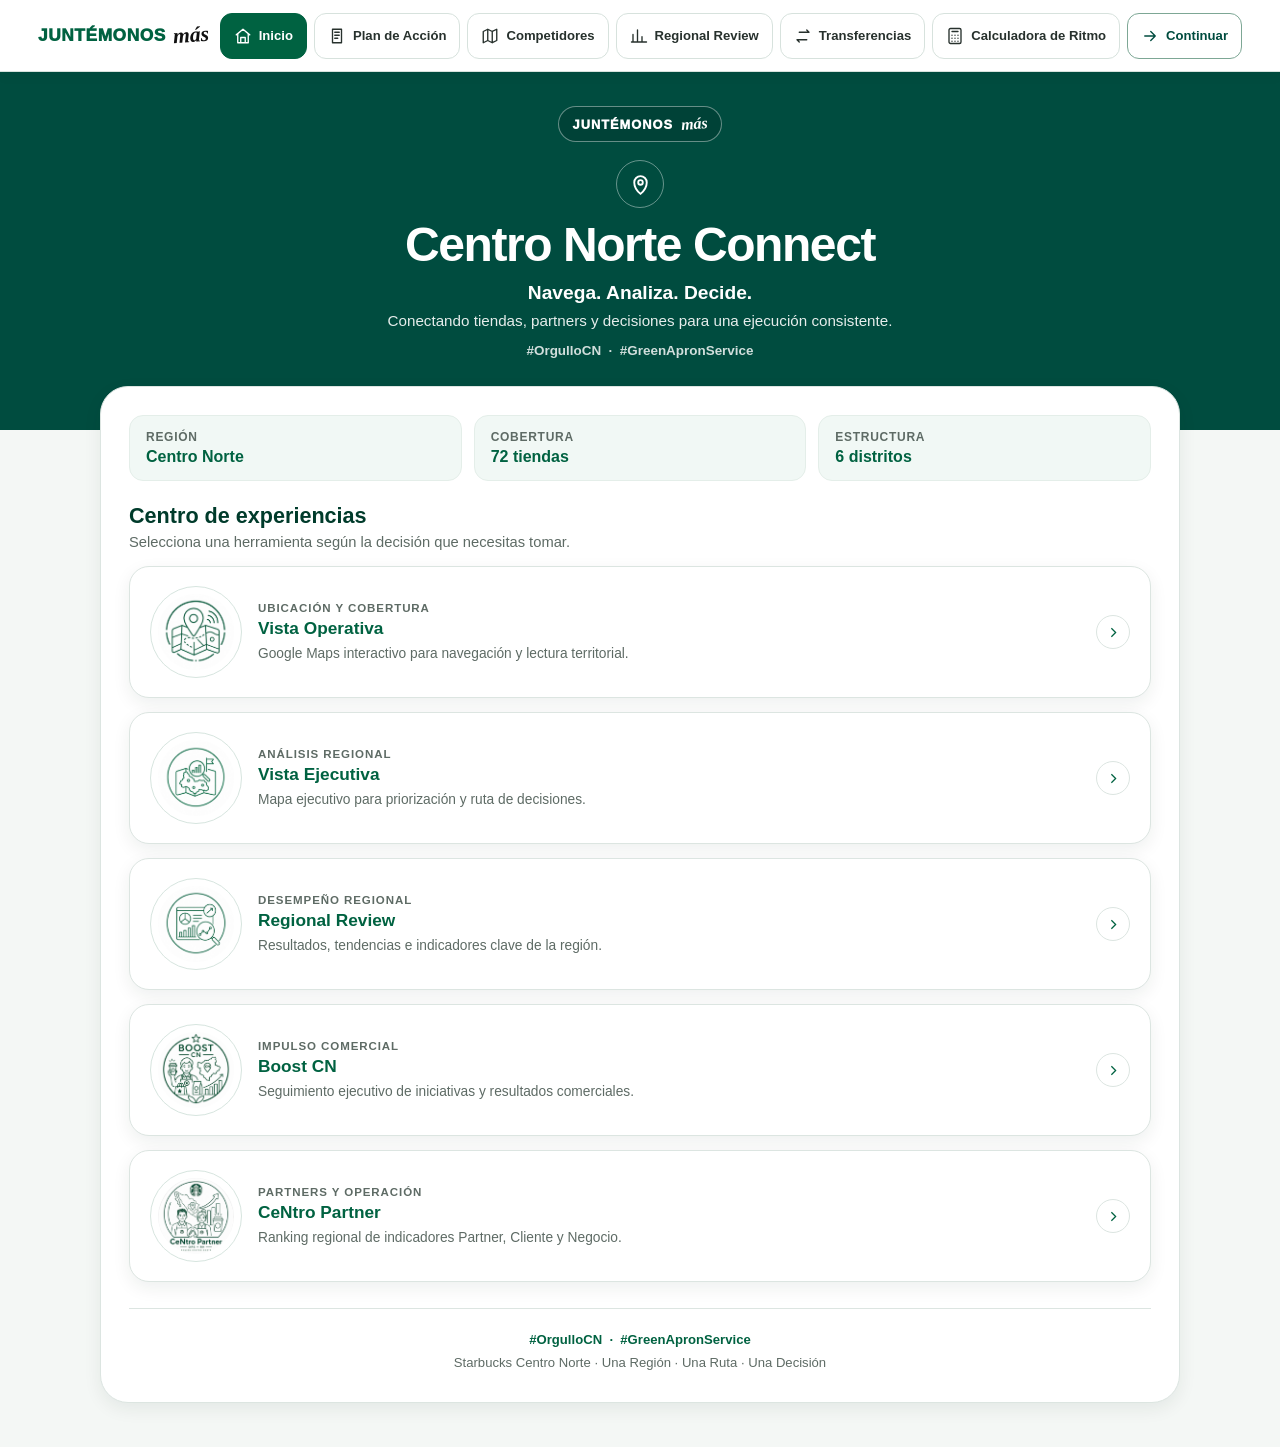
<file: index.html>
<!DOCTYPE html>
<html lang="es">
<head>
<meta charset="utf-8">
<meta name="viewport" content="width=device-width, initial-scale=1">
<title>Centro Norte Connect</title>
<link rel="icon" type="image/png" href="icono-centro-norte.png">
<link rel="apple-touch-icon" href="icono-centro-norte.png">
<link rel="manifest" href="manifest.json">
<link rel="stylesheet" href="app.css">
<meta name="theme-color" content="#006241">
<meta name="application-name" content="Centro Norte Connect">
<meta name="apple-mobile-web-app-capable" content="yes">
<meta name="apple-mobile-web-app-title" content="Centro Norte Connect">
<meta name="apple-mobile-web-app-status-bar-style" content="default">
<meta name="mobile-web-app-capable" content="yes">
<meta name="description" content="Centro Norte Connect: acceso ejecutivo a herramientas operativas, regionales y de partners de la Región Centro Norte.">
<style>
:root{
  --green:#006241;
  --green-dark:#003b2b;
  --green-soft:#dff3ea;
  --green-pale:#f1f8f5;
  --white:#ffffff;
  --surface:#f5f7f6;
  --line:#dce5e1;
  --text:#17211d;
  --muted:#5e6b65;
  --radius-xl:28px;
  --radius-lg:20px;
  --radius-md:14px;
}
*{box-sizing:border-box}
html{scroll-behavior:smooth}
body{
  margin:0;
  font-family:Inter,"Segoe UI",Aptos,Arial,sans-serif;
  background:var(--surface);
  color:var(--text);
}
a{color:inherit}
.hero{
  background:var(--green);
  color:var(--white);
  padding:34px 20px 72px;
  text-align:center;
}
.hero-mark{
  width:48px;height:48px;margin:0 auto 12px;
  display:grid;place-items:center;
  border:1px solid rgba(255,255,255,.4);
  border-radius:50%;
}
.hero-mark svg{width:25px;height:25px;fill:none;stroke:currentColor;stroke-width:1.8}
.hero h1{font-size:clamp(2rem,5vw,3rem);line-height:1.05;margin:0 0 12px;letter-spacing:-.03em}
.hero .lead{font-size:clamp(1rem,2.5vw,1.2rem);margin:0 0 8px;font-weight:700}
.hero .tagline{font-size:.95rem;max-width:720px;margin:0 auto;color:#e6f3ee}
.hero .hashtags{margin-top:14px;font-size:.84rem;font-weight:700;color:#d3eee4}
.shell{max-width:1120px;margin:-44px auto 44px;padding:0 20px}
.panel{
  background:var(--white);
  border:1px solid var(--line);
  border-radius:var(--radius-xl);
  padding:28px;
}
.summary{display:grid;grid-template-columns:repeat(3,minmax(0,1fr));gap:12px;margin-bottom:22px}
.summary-item{background:var(--green-pale);border:1px solid #e4eee9;border-radius:var(--radius-md);padding:14px 16px;text-align:left}
.summary-label{display:block;color:var(--muted);font-size:.75rem;font-weight:700;text-transform:uppercase;letter-spacing:.06em;margin-bottom:4px}
.summary-value{color:var(--green);font-size:1rem;font-weight:800}
.menu-header{display:flex;align-items:flex-end;justify-content:space-between;gap:18px;margin:10px 0 16px}
.menu-header h2{margin:0;color:var(--green-dark);font-size:1.35rem}
.menu-header p{margin:5px 0 0;color:var(--muted);font-size:.92rem}
.filter-menu{display:none}
.filter-button{
  appearance:none;border:1px solid var(--line);background:var(--white);color:var(--green-dark);
  border-radius:999px;padding:9px 14px;font:inherit;font-size:.86rem;font-weight:750;cursor:pointer;
}
.filter-button:hover,.filter-button:focus-visible{border-color:var(--green);outline:none}
.filter-button[aria-pressed="true"]{background:var(--green-soft);border-color:#b8decf;color:var(--green)}
.grid{display:grid;grid-template-columns:1fr;gap:14px}
.option{
  display:grid;grid-template-columns:92px 1fr auto;align-items:center;gap:16px;
  text-decoration:none;background:var(--white);border:1px solid var(--line);border-radius:var(--radius-lg);
  padding:18px 20px;min-height:132px;transition:border-color .18s ease,background-color .18s ease,transform .18s ease;
}
.option:hover,.option:focus-visible{border-color:var(--green);background:#fbfdfc;transform:translateY(-2px);outline:none}
.option[hidden]{display:none}
.option-visual{width:92px;height:92px;border-radius:50%;background:#fff;border:1px solid #d7e5df;display:grid;place-items:center;overflow:hidden;padding:7px}
.option-visual img{width:100%;height:100%;object-fit:contain;border-radius:50%;background:#fff}
.option-visual svg{width:34px;height:34px;fill:none;stroke:var(--green);stroke-width:1.7;stroke-linecap:round;stroke-linejoin:round}
.option-content{text-align:left;min-width:0}
.option-eyebrow{display:block;color:var(--muted);font-size:.72rem;font-weight:800;text-transform:uppercase;letter-spacing:.08em;margin-bottom:4px}
.option h3{margin:0 0 5px;color:var(--green);font-size:1.08rem}
.option p{margin:0;color:var(--muted);font-size:.86rem;line-height:1.4}
.option-arrow{width:34px;height:34px;border-radius:50%;border:1px solid var(--line);display:grid;place-items:center;color:var(--green)}
.option-arrow svg{width:17px;height:17px;fill:none;stroke:currentColor;stroke-width:1.8}
.footer{margin-top:26px;padding-top:20px;border-top:1px solid var(--line);text-align:center;color:var(--muted);font-size:.82rem;line-height:1.7}
.footer strong{color:var(--green)}
@media(max-width:760px){
  .hero{padding:28px 18px 66px}
  .shell{padding:0 12px}
  .panel{padding:20px;border-radius:22px}
  .summary{grid-template-columns:1fr}
  .grid{grid-template-columns:1fr}
  .menu-header{align-items:flex-start;flex-direction:column}
}
@media(max-width:440px){
  .option{grid-template-columns:58px 1fr auto;padding:13px;gap:12px}
  .option-visual{width:58px;height:58px;border-radius:13px}
  .option p{font-size:.8rem}
}
@media(prefers-reduced-motion:reduce){*{scroll-behavior:auto}.option{transition:none}}
</style>
</head>
<body>
<header class="hero">
  <div class="hero-campaign" aria-label="JUNTÉMONOS más"><strong>JUNTÉMONOS</strong><em>más</em></div>
  <div class="hero-mark" aria-hidden="true">
    <svg viewBox="0 0 24 24"><path d="M12 21s6-5.1 6-11a6 6 0 1 0-12 0c0 5.9 6 11 6 11Z"/><circle cx="12" cy="10" r="2.2"/></svg>
  </div>
  <h1>Centro Norte Connect</h1>
  <p class="lead">Navega. Analiza. Decide.</p>
  <p class="tagline">Conectando tiendas, partners y decisiones para una ejecución consistente.</p>
  <div class="hashtags">#OrgulloCN &nbsp;·&nbsp; #GreenApronService</div>
</header>

<main class="shell">
  <section class="panel" aria-labelledby="menu-title">
    <div class="summary" aria-label="Resumen regional">
      <div class="summary-item"><span class="summary-label">Región</span><span class="summary-value">Centro Norte</span></div>
      <div class="summary-item"><span class="summary-label">Cobertura</span><span class="summary-value">72 tiendas</span></div>
      <div class="summary-item"><span class="summary-label">Estructura</span><span class="summary-value">6 distritos</span></div>
    </div>

    <div class="menu-header">
      <div>
        <h2 id="menu-title">Centro de experiencias</h2>
        <p>Selecciona una herramienta según la decisión que necesitas tomar.</p>
      </div>
    </div>

    <nav class="filter-menu" aria-label="Filtrar experiencias" hidden>
      <button class="filter-button" type="button" data-filter="all" aria-pressed="true">Todas</button>
      <button class="filter-button" type="button" data-filter="operacion" aria-pressed="false">Operación</button>
      <button class="filter-button" type="button" data-filter="estrategia" aria-pressed="false">Estrategia</button>
      <button class="filter-button" type="button" data-filter="resultados" aria-pressed="false">Resultados</button>
    </nav>

    <div class="grid" id="experience-grid">
      <a class="option" data-category="operacion" href="https://www.google.com/maps/d/viewer?mid=1qJtSehevuovcJfWayveTAnfQ9rFEdVM&ll=19.55483070376722%2C-99.17139930825385&z=11" target="_blank" rel="noopener noreferrer">
        <span class="option-visual" aria-hidden="true"><img src="img/vista-operativa.jpeg" alt=""></span>
        <span class="option-content"><span class="option-eyebrow">Ubicación y cobertura</span><h3>Vista Operativa</h3><p>Google Maps interactivo para navegación y lectura territorial.</p></span>
        <span class="option-arrow" aria-hidden="true"><svg viewBox="0 0 24 24"><path d="m9 18 6-6-6-6"/></svg></span>
      </a>

      <a class="option" data-category="estrategia" href="https://enriquecesar.github.io/Mapa_CentroNorte/" target="_blank" rel="noopener noreferrer">
        <span class="option-visual" aria-hidden="true"><img src="img/vista-ejecutiva.jpeg" alt=""></span>
        <span class="option-content"><span class="option-eyebrow">Análisis regional</span><h3>Vista Ejecutiva</h3><p>Mapa ejecutivo para priorización y ruta de decisiones.</p></span>
        <span class="option-arrow" aria-hidden="true"><svg viewBox="0 0 24 24"><path d="m9 18 6-6-6-6"/></svg></span>
      </a>

      <a class="option" data-category="resultados" href="regional-review.html">
        <span class="option-visual" aria-hidden="true"><img src="img/regional-review.jpeg" alt=""></span>
        <span class="option-content"><span class="option-eyebrow">Desempeño regional</span><h3>Regional Review</h3><p>Resultados, tendencias e indicadores clave de la región.</p></span>
        <span class="option-arrow" aria-hidden="true"><svg viewBox="0 0 24 24"><path d="m9 18 6-6-6-6"/></svg></span>
      </a>

      <a class="option" data-category="resultados" href="https://enriquecesar.github.io/Boost_CN/" target="_blank" rel="noopener noreferrer">
        <span class="option-visual" aria-hidden="true"><img src="img/boost-cn.png" alt=""></span>
        <span class="option-content"><span class="option-eyebrow">Impulso comercial</span><h3>Boost CN</h3><p>Seguimiento ejecutivo de iniciativas y resultados comerciales.</p></span>
        <span class="option-arrow" aria-hidden="true"><svg viewBox="0 0 24 24"><path d="m9 18 6-6-6-6"/></svg></span>
      </a>

      <a class="option" data-category="resultados" href="https://enriquecesar.github.io/CeNtro-Partner/" target="_blank" rel="noopener noreferrer">
        <span class="option-visual" aria-hidden="true"><img src="img/centro-partner-white.png" alt=""></span>
        <span class="option-content"><span class="option-eyebrow">Partners y operación</span><h3>CeNtro Partner</h3><p>Ranking regional de indicadores Partner, Cliente y Negocio.</p></span>
        <span class="option-arrow" aria-hidden="true"><svg viewBox="0 0 24 24"><path d="m9 18 6-6-6-6"/></svg></span>
      </a>
    </div>

    <footer class="footer">
      <strong>#OrgulloCN &nbsp;·&nbsp; #GreenApronService</strong><br>
      Starbucks Centro Norte · Una Región · Una Ruta · Una Decisión
    </footer>
  </section>
</main>
<script>
// Menú de experiencias sin filtros visibles.
</script>
<script src="app.js" defer></script>
</body>
</html>
</file>
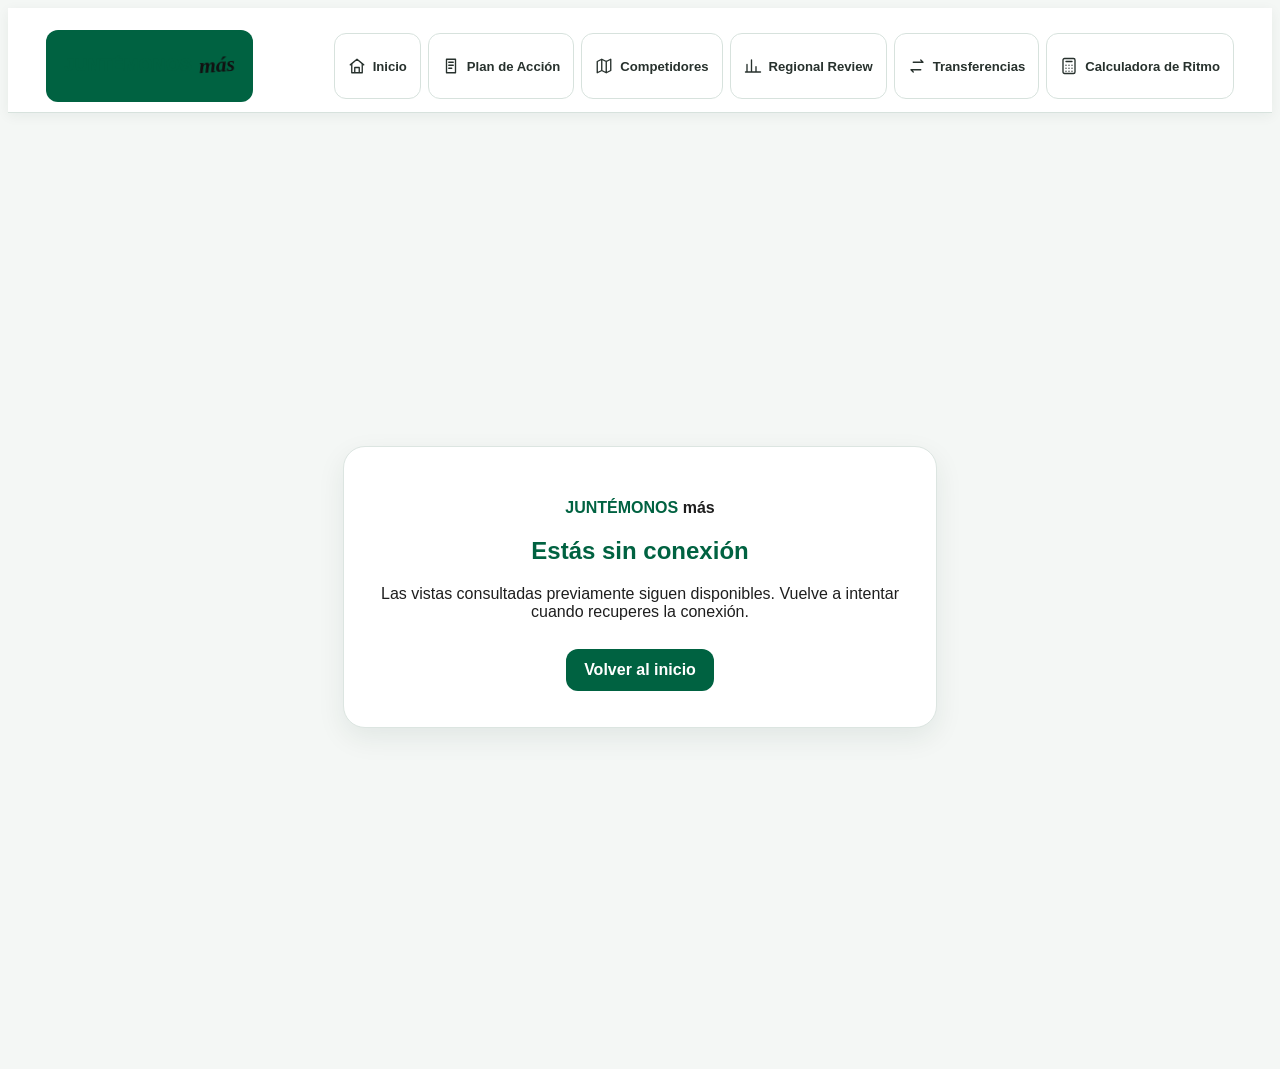
<file: offline.html>
<!doctype html><html lang="es"><head><meta charset="utf-8"><meta name="viewport" content="width=device-width,initial-scale=1"><meta name="theme-color" content="#006241"><title>Sin conexión | CentroNorteConnect</title><link rel="stylesheet" href="app.css"><style>main{min-height:100vh;display:grid;place-items:center;padding:24px}.card{max-width:520px;padding:36px;border:1px solid #dce5e1;border-radius:22px;background:#fff;text-align:center;box-shadow:0 10px 28px rgba(0,49,35,.08)}h1{color:#006241}a{display:inline-flex;margin-top:12px;padding:12px 18px;border-radius:12px;background:#006241;color:#fff;text-decoration:none;font-weight:800}</style></head><body><main><section class="card"><p><strong style="color:#006241">JUNTÉMONOS</strong> <strong>más</strong></p><h1>Estás sin conexión</h1><p>Las vistas consultadas previamente siguen disponibles. Vuelve a intentar cuando recuperes la conexión.</p><a href="index.html">Volver al inicio</a></section></main><script src="app.js" defer></script></body></html>
</file>
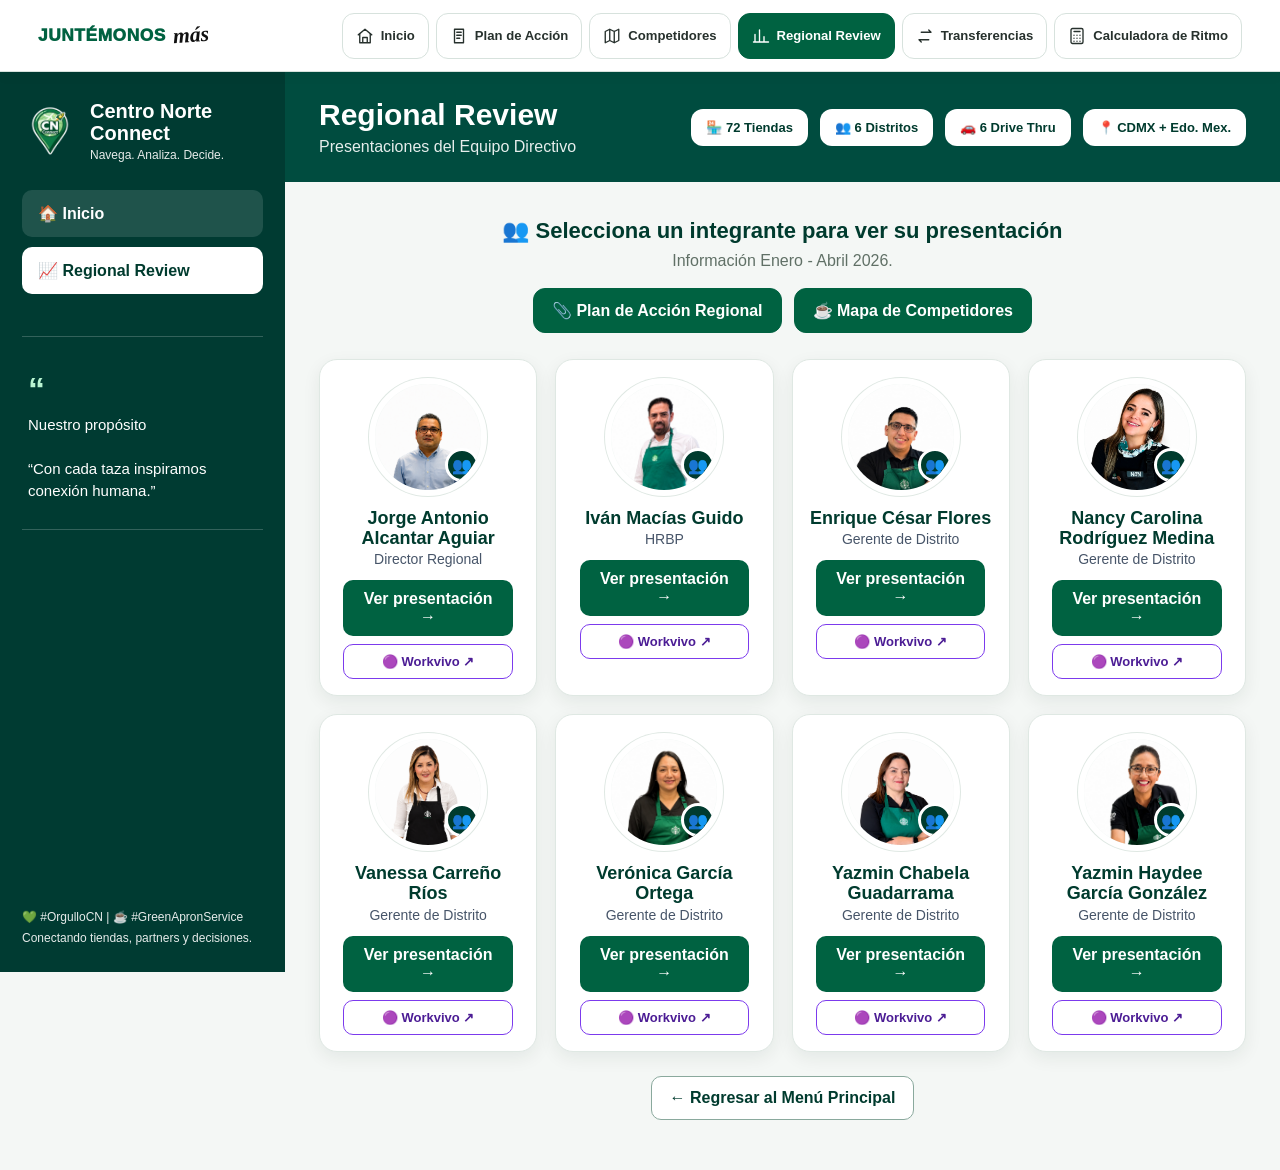
<file: regional-review.html>
<!DOCTYPE html>
<html lang="es">
<head>
<meta charset="utf-8">
<meta name="viewport" content="width=device-width, initial-scale=1">
<title>Regional Review | Centro Norte Connect</title>
<link rel="icon" type="image/png" href="img/icono-centro-norte.png">
<link rel="manifest" href="manifest.json">
<meta name="theme-color" content="#006241">
<link rel="stylesheet" href="app.css">
<style>
:root{--green:#006241;--dark:#003b2e;--text:#1f2933;--muted:#607066;--red:#d71920;--ok:#00704A;--line:#dfe8e3;--blue:#1e6f8f;--bg:#f5f7f6}
*{box-sizing:border-box}body{margin:0;font-family:Arial,Helvetica,sans-serif;background:var(--bg);color:var(--text)}
.app{min-height:100vh;display:grid;grid-template-columns:285px 1fr}.sidebar{background:linear-gradient(180deg,#003b2e,#00533b);color:white;padding:28px 22px;position:sticky;top:0;height:100vh;overflow:hidden}.brand{display:flex;gap:12px;align-items:center;margin-bottom:28px}.brand img{width:56px;height:56px;border-radius:50%;object-fit:contain}.brand h1{font-size:20px;margin:0;line-height:1.1}.brand p{margin:4px 0 0;font-size:12px;opacity:.9}.navbtn{display:flex;align-items:center;gap:12px;width:100%;border:0;border-radius:10px;background:rgba(255,255,255,.12);color:white;padding:14px 16px;margin:10px 0;cursor:pointer;font-weight:700;text-decoration:none}.navbtn.active,.navbtn:hover{background:white;color:var(--dark)}.quote{margin-top:42px;border-top:1px solid rgba(255,255,255,.2);border-bottom:1px solid rgba(255,255,255,.2);padding:28px 6px;font-size:15px;line-height:1.45}.quote b{font-size:34px;display:block;color:#b9f4d2}.sidefoot{position:absolute;bottom:24px;left:22px;right:22px;font-size:12px;opacity:.9;line-height:1.7}
.topbar{background:linear-gradient(90deg,#00452f,#00704A);color:white;padding:26px 34px;display:flex;justify-content:space-between;gap:20px;align-items:center;flex-wrap:wrap}.title h2{font-size:30px;margin:0}.title p{margin:6px 0 0;opacity:.9}.chips{display:flex;gap:12px;flex-wrap:wrap}.chip{background:white;color:var(--dark);font-weight:800;font-size:13px;border-radius:12px;padding:11px 15px}.content{padding:28px 34px 50px}.center{text-align:center}.intro h3{font-size:22px;color:var(--dark);margin:8px 0}.intro p{margin:0;color:var(--muted)}
.actions-row{display:flex;justify-content:center;gap:12px;flex-wrap:wrap;margin:18px 0 4px}.action-link{display:inline-flex;align-items:center;gap:8px;border-radius:12px;border:1px solid #8aa99d;background:white;color:var(--dark);padding:12px 18px;font-weight:900;text-decoration:none}.action-link.primary{background:var(--green);border-color:var(--green);color:#fff}.action-link:hover{transform:translateY(-2px);box-shadow:0 10px 20px rgba(0,98,65,.14)}
.people-grid{display:grid;grid-template-columns:repeat(4,minmax(180px,1fr));gap:18px;max-width:980px;margin:26px auto 24px}.person-card{background:white;border:1px solid var(--line);border-radius:18px;padding:18px 14px 16px;text-align:center;box-shadow:0 5px 18px rgba(0,0,0,.08);cursor:pointer;transition:.2s}.person-card:hover{transform:translateY(-4px);box-shadow:0 12px 26px rgba(0,98,65,.18)}.avatar-wrap{position:relative;width:118px;height:118px;margin:0 auto 12px;border-radius:50%;overflow:hidden;border:6px solid #fff;box-shadow:0 0 0 1px #dfe8e3;background:#eef7f3}.avatar-wrap img{width:100%;height:100%;object-fit:cover;object-position:top center}.badge{position:absolute;right:2px;bottom:8px;background:var(--dark);color:white;border-radius:50%;width:34px;height:34px;display:grid;place-items:center;border:3px solid white}.person-card h4{margin:6px 0 2px;font-size:18px;color:var(--dark);line-height:1.12}.person-card span{font-size:14px;color:#475569}.person-card button{margin-top:12px;border:0;border-radius:10px;background:var(--green);color:white;padding:10px 18px;font-weight:800;cursor:pointer;width:90%}.workvivo-link{margin-top:8px;width:90%;display:inline-flex;align-items:center;justify-content:center;gap:8px;border:1px solid #7c3aed;background:#ffffff;color:#4c1d95;border-radius:10px;padding:9px 14px;font-size:13px;font-weight:900;text-decoration:none}.workvivo-link:hover{background:#f3e8ff;transform:translateY(-2px);box-shadow:0 8px 18px rgba(124,58,237,.18)}.back-main{display:inline-flex;align-items:center;gap:8px;border:1px solid #8aa99d;background:white;color:var(--dark);border-radius:10px;padding:12px 18px;font-weight:800;text-decoration:none}.presentation{display:none}.presentation.active{display:block}.controls{max-width:1250px;margin:0 auto 16px;display:flex;justify-content:space-between;gap:12px;flex-wrap:wrap}.control-btn{border:1px solid #bdd2c9;background:white;color:var(--dark);border-radius:10px;padding:12px 16px;font-weight:800;cursor:pointer;text-decoration:none}.control-btn.primary{background:var(--green);color:white;border-color:var(--green)}
.slide{max-width:1250px;margin:0 auto;background:white;border:1px solid var(--line);box-shadow:0 10px 30px rgba(0,0,0,.08);min-height:720px;display:grid;grid-template-columns:320px 1fr;border-radius:12px;overflow:hidden}.photo-panel{background:linear-gradient(160deg,#fff 0,#fff 42%,#006241 43%,#003b2e 100%);position:relative;padding:22px}.logo-mini{display:none}.person-photo{position:absolute;left:28px;top:75px;width:260px;height:380px;object-fit:contain;object-position:bottom center}.name-box{position:relative;margin-top:360px;background:linear-gradient(90deg,#003b2e,#00583f);color:white;border-radius:16px;padding:18px 16px}.name-box h2{font-size:25px;line-height:1.05;margin:0;text-transform:uppercase}.role-pill{display:inline-block;margin-top:12px;background:#1e6f8f;color:white;border-radius:9px;padding:10px 18px;font-size:20px;min-width:170px;text-align:center}.quote-card{margin-top:18px;background:white;border-radius:16px;padding:18px 16px;color:#123;font-weight:700;line-height:1.35}.quote-card .small-line{display:flex;gap:9px;align-items:center;font-size:13px;font-weight:500;margin-top:12px;color:#334155}.slide-body{padding:24px 28px 54px;position:relative}.slide-title{font-size:54px;color:#275a23;text-align:center;margin:0 0 20px;font-weight:400}.section{border:1px solid #dfe6e2;border-radius:16px;margin-bottom:16px;overflow:hidden;background:#fff}.section-title{display:inline-flex;gap:8px;background:linear-gradient(90deg,#003b2e,#00704A);color:white;padding:10px 22px;border-radius:0 0 12px 0;font-weight:800}.metric-grid{display:grid;grid-template-columns:repeat(4,1fr);padding:18px 10px 20px}.three .metric-grid{grid-template-columns:repeat(5,1fr)}.metric{text-align:center;padding:8px 10px;border-left:1px solid var(--line)}.metric:first-child{border-left:0}.metric .icon{width:52px;height:52px;border-radius:50%;background:#e8f1e5;margin:0 auto 8px;display:grid;place-items:center;font-size:26px}.metric label{display:block;color:#111;font-size:14px;margin-bottom:4px}.metric strong{font-size:28px;color:var(--dark)}.metric small{display:block;font-size:13px;margin-top:3px;color:var(--red);font-weight:800}.metric small.ok{color:#008248}.lower{display:grid;grid-template-columns:1fr 1fr;gap:16px}.lower .section{min-width:0}.list-grid{display:grid;grid-template-columns:repeat(5,minmax(0,1fr));gap:0;padding:14px 8px;overflow:hidden}.pill-item{text-align:center;border-left:1px solid var(--line);padding:4px 4px;min-width:0}.pill-item:first-child{border-left:0}.pill-item .round{width:34px;height:34px;border-radius:50%;background:#e8f1e5;margin:0 auto 6px;display:grid;place-items:center;font-weight:900;color:var(--dark);font-size:15px}.pill-item strong{display:block;color:var(--dark);font-size:12px;line-height:1.05}.pill-item span{display:block;font-size:10.5px;color:#374151;line-height:1.08;white-space:normal;overflow-wrap:break-word}.personal-list{padding:18px 22px;display:grid;grid-template-columns:1fr 1fr;gap:10px 18px;font-size:14px}.personal-list div{display:flex;gap:9px;align-items:center}.personal-list b{font-size:20px;color:var(--dark)}.footerbar{position:absolute;bottom:0;left:0;right:0;background:linear-gradient(90deg,#003b2e,#006241);color:white;padding:12px 22px;font-size:14px}
@media(max-width:1050px){.app{grid-template-columns:1fr}.sidebar{height:auto;position:relative}.sidefoot{position:static;margin-top:30px}.people-grid{grid-template-columns:repeat(2,1fr)}.slide{grid-template-columns:1fr}.photo-panel{min-height:560px}.person-photo{left:50%;transform:translateX(-50%)}.metric-grid,.three .metric-grid,.list-grid{grid-template-columns:repeat(2,1fr)}.lower{grid-template-columns:1fr}}
@media(max-width:560px){.content{padding:20px 14px}.people-grid{grid-template-columns:1fr}.metric-grid,.three .metric-grid,.list-grid{grid-template-columns:1fr}.personal-list{grid-template-columns:1fr}.slide-title{font-size:38px}}

/* Corrección móvil Regional Review: tarjetas en una sola columna y botones ordenados */
@media(max-width:768px){
  body{overflow-x:hidden;}
  .app{overflow-x:hidden;}
  .main{min-width:0;}
  .topbar{padding:20px 14px;text-align:center;justify-content:center;}
  .title h2{font-size:26px;}
  .chips{justify-content:center;}
  .content{padding:22px 10px 44px;overflow-x:hidden;}
  .actions-row{flex-direction:column;align-items:center;gap:10px;margin:16px auto 18px;}
  .action-link{width:min(92vw,340px);justify-content:center;text-align:center;}
  .people-grid{grid-template-columns:1fr!important;max-width:420px;width:100%;gap:16px;margin:22px auto 22px;padding:0 10px;}
  .person-card{width:100%;}  
}
@media print{.sidebar,.topbar,.controls,.back-main,.actions-row{display:none!important}.app{display:block}.content{padding:0}.slide{box-shadow:none;border:0;max-width:100%;min-height:auto}}
</style>
</head>
<body>
<div class="app">
<aside class="sidebar">
<div class="brand"><img src="img/icono-centro-norte.png" alt="CN Connect"><div><h1>Centro Norte Connect</h1><p>Navega. Analiza. Decide.</p></div></div>
<a class="navbtn" href="index.html">🏠 Inicio</a>
<button class="navbtn active" onclick="showGallery()">📈 Regional Review</button>
<div class="quote"><b>“</b>Nuestro propósito<br><br>“Con cada taza inspiramos conexión humana.”</div>
<div class="sidefoot">💚 #OrgulloCN | ☕ #GreenApronService<br>Conectando tiendas, partners y decisiones.</div>
</aside>

<main class="main">
<div class="topbar"><div class="title"><h2>Regional Review</h2><p>Presentaciones del Equipo Directivo</p></div><div class="chips"><div class="chip">🏪 72 Tiendas</div><div class="chip">👥 6 Distritos</div><div class="chip">🚗 6 Drive Thru</div><div class="chip">📍 CDMX + Edo. Mex.</div></div></div>
<div class="content">
<section id="gallery" class="center">
<div class="intro"><h3>👥 Selecciona un integrante para ver su presentación</h3><p>Información Enero - Abril 2026.</p></div>
<div class="actions-row">

    <a class="action-link primary"
       href="Plan_Accion_Centro_Norte.html">
       📎 Plan de Acción Regional
    </a>

    <a class="action-link primary"
       href="competidores_cn.html">
       ☕ Mapa de Competidores
    </a>

</div>
<div class="people-grid" id="peopleGrid"></div>
<a class="back-main" href="index.html">← Regresar al Menú Principal</a>
</section>

<section id="presentation" class="presentation">
<div class="controls">
<button class="control-btn" onclick="showGallery()">← Ver todos</button>
</div>
<div id="slideMount"></div>
</section>
</div>
</main>
</div>

<script>
const PEOPLE=[
{name:"Jorge Antonio Alcantar Aguiar",workvivo:"https://alsea.workvivo.us/directory/people/4001744860",role:"Director Regional",type:"leader",image:"img/jorge-alcantar.png",phrase:"Creo en el poder de las personas, la disciplina en los detalles y la mejora continua para crear experiencias extraordinarias.",career:"Lic. Administración de Empresas",yearsBrand:"15",yearsRole:"0.8",partner:{Rolling:"34.1%",IPLH:"15.1",TPLH:"6.4",Labor:"15.5%","Dif Labor":"-0.03 pp"},client:{NPS:"69.4","Conexión":"50.9%","Desempeño":"63.1%",Bebida:"61.3%"},business:{"Ventas vs ppto":"48.5M","Dif vs ppto":"-4.7%",OMT:"-23.3",Costo:"36.3%","Costo Dif":"+0.3 pp",EBITDA:"21.6%","EBITDA Dif":"-0.4 pp","DT Time":"01:26:19"},gallup:["Estratégico","Responsabilidad","Restaurador","Conexión","Mando"],family:["Marisa","André","Leonardo"],hobbies:["Música","Tecnología","IA","Excel","Familia"]},
{name:"Iván Macías Guido",workvivo:"https://alsea.workvivo.us/directory/people/4001744860",role:"HRBP",type:"hrbp",image:"img/ivan-macias.jpeg",phrase:"La única constante en Starbucks es el cambio.",career:"Lic. en Administración",yearsBrand:"2.4",yearsRole:"2.4",partner:{Rolling:"34.1%",IPLH:"15.1",TPLH:"6.4",Labor:"15.5%","Dif Labor":"-0.03 pp"},talent:{Partners:"1031",Subgerentes:"37",Región:"Centro Norte + apoyo Bajío","Cobertura BT":"76%","Cobertura SS":"75%"},gallup:["Sociable","Analítico","Logrador","Coleccionador","Competitivo"],family:["Laura e Ivana","Eva mamá","3 hermanas"],hobbies:["Basquetbol / Voleibol","Música Electrónica / Indie","Viajar","Alimentación y bienestar"]},
{name:"Enrique César Flores",workvivo:"https://alsea.workvivo.us/directory/people/4001728534",role:"Gerente de Distrito",type:"leader",image:"img/enrique-cesar.jpeg",phrase:"Creo en el poder de las personas, mi misión es ayudarlas a descubrir su potencial.",career:"Lic. Administración",yearsBrand:"11.6",yearsRole:"0.8",partner:{Rolling:"29.0%",IPLH:"16.0",TPLH:"6.3",Labor:"14.5%","Dif Labor":"-0.25 pp"},client:{NPS:"60.0","Conexión":"56.4%","Desempeño":"66.8%",Bebida:"65.4%"},business:{"Ventas vs ppto":"6.4M","Dif vs ppto":"-7.1%",OMT:"-23.6",Costo:"35.9%","Costo Dif":"-0.1 pp",EBITDA:"23.3%","EBITDA Dif":"-2.1 pp","DT Time":"—"},gallup:["Estratégico","Responsabilidad","Restaurador","Conexión","Mando"],family:["Papá Jerónimo","Mamá Queta","3 hermanos","Jessica","Mascotas"],hobbies:["Deporte","Música","IA","Familia","Tecnología"]},
{name:"Nancy Carolina Rodríguez Medina",workvivo:"https://alsea.workvivo.us/directory/people/4001683598",role:"Gerente de Distrito",type:"leader",image:"img/nancy-rodriguez.jpeg",phrase:"Creo en el poder de las personas, mi misión es ayudarlas a descubrir su potencial.",career:"Lic. Gastronomía",yearsBrand:"4.9",yearsRole:"4.5",partner:{Rolling:"36.5%",IPLH:"14.6",TPLH:"6.0",Labor:"16.0%","Dif Labor":"-0.04 pp"},client:{NPS:"73.3","Conexión":"52.7%","Desempeño":"65.9%",Bebida:"64.6%"},business:{"Ventas vs ppto":"7.8M","Dif vs ppto":"-4.3%",OMT:"-13.6",Costo:"36.4%","Costo Dif":"-0.5 pp",EBITDA:"20.3%","EBITDA Dif":"+2.1 pp","DT Time":"—"},gallup:["Logrador","Autoconfianza","Aprendedor","Comunicación","Desarrollador"],family:["Ricardo","Mamá Marga Luz","2 hermanas","Aaron","Tuci Bobtail"],hobbies:["Running","Cantar","Viajar","Wine Lover","Espacio"]},
{name:"Vanessa Carreño Ríos",workvivo:"https://alsea.workvivo.us/directory/people/4001742089",role:"Gerente de Distrito",type:"leader",image:"img/vanessa-carreno.png",phrase:"La verdadera riqueza no está en lo que posees, sino en lo que eres.",career:"Lic. Ciencias de la Comunicación",yearsBrand:"22",yearsRole:"15.7",partner:{Rolling:"27.8%",IPLH:"16.3",TPLH:"6.7",Labor:"14.4%","Dif Labor":"+1.26 pp"},client:{NPS:"50.0","Conexión":"51.0%","Desempeño":"62.4%",Bebida:"60.3%"},business:{"Ventas vs ppto":"10.5M","Dif vs ppto":"0.9%",OMT:"-27.4",Costo:"36.8%","Costo Dif":"+2.0 pp",EBITDA:"23.5%","EBITDA Dif":"+0.1 pp","DT Time":"01:31:00"},gallup:["Afinidad","Idear","Activador","Coordinador","Estratégico"],family:["Emiliano y Santiago","Mis padres","Junior","Dios"],hobbies:["Kick Boxing","Astrología","Acampar","Chocolate","Psicología"]},
{name:"Verónica García Ortega",workvivo:"https://alsea.workvivo.us/directory/people/4001727873",role:"Gerente de Distrito",type:"leader",image:"img/veronica-garcia.jpeg",phrase:"La consistencia convierte los sueños en resultados.",career:"Lic. Administración de Empresas",yearsBrand:"8.7",yearsRole:"0.7",partner:{Rolling:"33.8%",IPLH:"17.2",TPLH:"7.1",Labor:"14.1%","Dif Labor":"+0.92 pp"},client:{NPS:"40.0","Conexión":"44.9%","Desempeño":"58.3%",Bebida:"57.5%"},business:{"Ventas vs ppto":"7.7M","Dif vs ppto":"0.7%",OMT:"-12.2",Costo:"36.5%","Costo Dif":"+1.5 pp",EBITDA:"23.8%","EBITDA Dif":"-0.1 pp","DT Time":"01:29:15"},gallup:["Restaurador","Responsabilidad","Comunicación","Estratégico","Afinidad"],family:["Papá David","Mamá Lourdes","2 hermanas","Esposo Oscar","Hija Vanessa"],hobbies:["Series","Naturaleza","Universo"]},
{name:"Yazmin Chabela Guadarrama",workvivo:"https://alsea.workvivo.us/directory/people/4002723579",role:"Gerente de Distrito",type:"leader",image:"img/yazmin-chabela.png",phrase:"Cada desafío es una oportunidad para crecer, servir y dejar huella en las personas.",career:"Lic. Gastronomía",yearsBrand:"14.5",yearsRole:"3",partner:{Rolling:"37.1%",IPLH:"14.1",TPLH:"6.1",Labor:"16.7%","Dif Labor":"-1.24 pp"},client:{NPS:"50.0","Conexión":"49.3%","Desempeño":"61.5%",Bebida:"59.6%"},business:{"Ventas vs ppto":"8.8M","Dif vs ppto":"-12.6%",OMT:"-50.8",Costo:"36.3%","Costo Dif":"+0.0 pp",EBITDA:"18.5%","EBITDA Dif":"-2.4 pp","DT Time":"01:31:30"},gallup:["Activador","Desarrollador","Responsabilidad","Consistencia","Relator"],family:["Mamá","Hermanos gemelos","Octavio","Adrián"],hobbies:["Nadar","Senderismo","Viajar","Conciertos"]},
{name:"Yazmin Haydee García González",workvivo:"https://alsea.workvivo.us/directory/people/4001744918",role:"Gerente de Distrito",type:"leader",image:"img/yazmin-garcia.jpeg",phrase:"Todo lo puedo en Cristo que me fortalece.",career:"Lic. Administración de Empresas",yearsBrand:"19",yearsRole:"4.6",partner:{Rolling:"40.4%",IPLH:"14.5",TPLH:"6.0",Labor:"17.1%","Dif Labor":"-0.81 pp"},client:{NPS:"50.0","Conexión":"52.3%","Desempeño":"63.5%",Bebida:"60.5%"},business:{"Ventas vs ppto":"7.3M","Dif vs ppto":"-5.8%",OMT:"-12.6",Costo:"36.0%","Costo Dif":"-0.8 pp",EBITDA:"20.4%","EBITDA Dif":"+0.2 pp","DT Time":"01:13:30"},gallup:["Aprendedor","Sociable","Activador","Estratégico","Analítico"],family:["Mamá Georgina","4 hermanos","Esposo Ramón","Kenya y Diego"],hobbies:["Naturaleza","Creatividad","Familia"]}
];
PEOPLE.forEach(p=>{p.phrase=p.phrase||"Enfoque en personas, resultados y experiencia.";p.career=p.career||"Administración";p.yearsBrand=p.yearsBrand||"—";p.yearsRole=p.yearsRole||"—";p.partner=p.partner||{Rolling:"—",IPLH:"—",TPLH:"—",Labor:"—","Dif Labor":""};p.client=p.client||{NPS:"—","Conexión":"—","Desempeño":"—",Bebida:"—"};p.business=p.business||{"Ventas vs ppto":"—","Dif vs ppto":"",OMT:"—",Costo:"—","Costo Dif":"",EBITDA:"—","EBITDA Dif":"","DT Time":"—"};p.gallup=p.gallup||["1","2","3","4","5"];p.family=p.family||["Familia"];p.hobbies=p.hobbies||["Café"]});
function esc(s){return(s??"").toString().replace(/[&<>"']/g,m=>({"&":"&amp;","<":"&lt;",">":"&gt;","\"":"&quot;","'":"&#039;"}[m]))}
function slug(s){return s.toLowerCase().normalize("NFD").replace(/[\u0300-\u036f]/g,"").replace(/[^a-z0-9]+/g,"-").replace(/(^-|-$)/g,"")}
function signClass(v){return(v||"").toString().includes("-")?"":"ok"}
function drawGallery(){document.getElementById("peopleGrid").innerHTML=PEOPLE.map(p=>`<article class="person-card" onclick="showPerson('${slug(p.name)}')"><div class="avatar-wrap"><img src="${esc(p.image)}" alt="${esc(p.name)}"><div class="badge">👥</div></div><h4>${esc(p.name)}</h4><span>${esc(p.role)}</span><button>Ver presentación →</button>${p.workvivo?`<a class="workvivo-link" href="${esc(p.workvivo)}" target="_blank" rel="noopener noreferrer" onclick="event.stopPropagation();">🟣 Workvivo ↗</a>`:""}</article>`).join("")}
function metric(label,value,icon,sub=""){return`<div class="metric"><div class="icon">${icon}</div><label>${esc(label)}</label><strong>${esc(value||"—")}</strong>${sub?`<small class="${signClass(sub)}">${esc(sub)}</small>`:""}</div>`}
function simpleMetric(label,value,icon){return`<div class="pill-item"><div class="round">${icon}</div><strong>${esc(value||"—")}</strong><span>${esc(label)}</span></div>`}
function slideLeader(p){return`<div class="slide"><aside class="photo-panel"><img class="logo-mini" src="img/icono-centro-norte.png" alt="Logo"><img class="person-photo" src="${esc(p.image)}" alt="${esc(p.name)}"><div class="name-box"><h2>${esc(p.name)}</h2><div class="role-pill">${esc(p.role)}</div></div><div class="quote-card">“ ${esc(p.phrase)} ”<div class="small-line">🎓 ${esc(p.career)}</div><div class="small-line">☕ ${esc(p.yearsBrand)} años en Starbucks</div><div class="small-line">💼 ${esc(p.yearsRole)} años posición actual</div></div></aside><section class="slide-body"><h1 class="slide-title">Resultados</h1><div class="section"><div class="section-title">👥 PARTNER</div><div class="metric-grid">${metric("Rolling",p.partner.Rolling,"👥")}${metric("IPLH",p.partner.IPLH,"🕘")}${metric("TPLH",p.partner.TPLH,"⏱️")}${metric("Labor",p.partner.Labor,"👤",p.partner["Dif Labor"])}</div></div><div class="section"><div class="section-title">💚 CLIENTE</div><div class="metric-grid">${metric("NPS",p.client.NPS,"😊")}${metric("Conexión",p.client["Conexión"],"🔗")}${metric("Desempeño",p.client["Desempeño"],"🏁")}${metric("Bebida",p.client.Bebida,"🥤")}</div></div><div class="section three"><div class="section-title">📈 NEGOCIO</div><div class="metric-grid">${metric("Ventas vs ppto",p.business["Ventas vs ppto"],"💲",p.business["Dif vs ppto"])}${metric("OMT",p.business.OMT,"🏁")}${metric("Costo",p.business.Costo,"🧮",p.business["Costo Dif"])}${metric("EBITDA",p.business.EBITDA,"📈",p.business["EBITDA Dif"])}${metric("DT Time",p.business["DT Time"],"🕐")}</div></div><div class="lower"><div class="section"><div class="section-title">★ TOP GALLUP</div><div class="list-grid">${p.gallup.map((g,i)=>simpleMetric(g,i+1,"★")).join("")}</div></div><div class="section"><div class="section-title">♥ PERSONAL</div><div class="personal-list">${p.family.map(x=>`<div><b>👨‍👩‍👦</b><span>${esc(x)}</span></div>`).join("")}${p.hobbies.map(x=>`<div><b>☕</b><span>${esc(x)}</span></div>`).join("")}</div></div></div><div class="footerbar">🎯 Enfoque en resultados, personas y experiencia para seguir transformando nuestra región.</div></section></div>`}
function slideHRBP(p){return`<div class="slide"><aside class="photo-panel"><img class="logo-mini" src="img/icono-centro-norte.png" alt="Logo"><img class="person-photo" src="${esc(p.image)}" alt="${esc(p.name)}"><div class="name-box"><h2>${esc(p.name)}</h2><div class="role-pill">${esc(p.role)}</div></div><div class="quote-card">“ ${esc(p.phrase)} ”<div class="small-line">🎓 ${esc(p.career)}</div><div class="small-line">☕ ${esc(p.yearsBrand)} años en Starbucks</div><div class="small-line">💼 ${esc(p.yearsRole)} años como HRBP</div></div></aside><section class="slide-body"><h1 class="slide-title">Resultados</h1><div class="section"><div class="section-title">👤 PARTNER</div><div class="metric-grid">${metric("Rolling",p.partner.Rolling,"🌟")}${metric("TPLH",p.partner.TPLH,"⏱️")}${metric("IPLH",p.partner.IPLH,"🕘")}${metric("Labor",p.partner.Labor,"👤",p.partner["Dif Labor"])}</div></div><div class="section"><div class="section-title">👥 TALENTO</div><div class="list-grid">${simpleMetric("Partners",p.talent.Partners,"👥")}${simpleMetric("Subgerentes",p.talent.Subgerentes,"🧑‍💼")}${simpleMetric("Región",p.talent.Región,"📍")}${simpleMetric("Cobertura BT",p.talent["Cobertura BT"],"🛡️")}${simpleMetric("Cobertura SS",p.talent["Cobertura SS"],"🛡️")}</div></div><div class="lower"><div class="section"><div class="section-title">★ TOP GALLUP</div><div class="list-grid">${p.gallup.map((g,i)=>simpleMetric(g,i+1,"★")).join("")}</div></div><div class="section"><div class="section-title">♥ PERSONAL</div><div class="personal-list">${p.family.map(x=>`<div><b>👨‍👩‍👦</b><span>${esc(x)}</span></div>`).join("")}${p.hobbies.map(x=>`<div><b>☕</b><span>${esc(x)}</span></div>`).join("")}</div></div></div><div class="footerbar">🎯 Enfoque en desarrollo de talento, resultados y cultura para seguir transformando nuestra región.</div></section></div>`}
function showPerson(id){const p=PEOPLE.find(x=>slug(x.name)===id);if(!p)return;document.getElementById("gallery").style.display="none";document.getElementById("presentation").classList.add("active");document.getElementById("slideMount").innerHTML=p.type==="hrbp"?slideHRBP(p):slideLeader(p);location.hash=id;window.scrollTo(0,0)}
function showGallery(){document.getElementById("gallery").style.display="block";document.getElementById("presentation").classList.remove("active");document.getElementById("slideMount").innerHTML="";history.replaceState(null,"",location.pathname)}
drawGallery();if(location.hash)showPerson(location.hash.slice(1));
</script>
<script src="app.js" defer></script>
</body>
</html>
</file>
<file: app.css>
:root{
  --cn-green:#006241;--cn-green-dark:#004c3f;--cn-green-mid:#00754a;--cn-green-soft:#d4e9e2;
  --cn-white:#fff;--cn-bg:#f4f7f5;--cn-ink:#1e1e1e;--cn-muted:#5b625f;--cn-line:#d7e2dd;
  --cn-radius:16px;--cn-shadow:0 6px 18px rgba(0,49,35,.07)
}
html{scroll-padding-top:84px}
body{font-family:Inter,Aptos,"Segoe UI",Arial,sans-serif!important;background-color:var(--cn-bg)!important;color:var(--cn-ink);overflow-x:hidden}
body,.hero,.sidebar,.topbar,.photo-panel,body>header:not(.cn-shellbar){background-image:none!important}
.hero,.topbar,body>header:not(.cn-shellbar){background-color:var(--cn-green-dark)!important}
.sidebar,.photo-panel{background-color:#003b32!important}
button,a,input,select{font:inherit}button,a{touch-action:manipulation}
:focus-visible{outline:3px solid #00a862!important;outline-offset:3px!important}

.cn-shellbar{
  position:sticky;top:0;z-index:10000;display:flex;align-items:center;gap:18px;min-height:72px;
  padding:10px clamp(16px,3vw,38px);background:var(--cn-white)!important;color:var(--cn-ink)!important;
  border-bottom:1px solid var(--cn-line);box-shadow:0 3px 12px rgba(0,49,35,.06)
}
.cn-campaign{display:inline-flex;align-items:center;gap:.42rem;min-height:48px;white-space:nowrap;text-decoration:none}
.cn-campaign strong{color:var(--cn-green)!important;font-size:1.08rem;font-weight:950;letter-spacing:.035em;line-height:1;text-transform:uppercase}
.cn-campaign em{display:inline-block;color:#111!important;font-family:"Segoe Print","Brush Script MT",cursive;font-size:1.35rem;font-weight:900;font-style:italic;line-height:1;text-transform:lowercase;transform:rotate(-4deg)}
.cn-menu-toggle{display:none;min-width:46px;min-height:46px;margin-left:auto;border:1px solid var(--cn-line);border-radius:12px;background:#fff;color:var(--cn-green-dark);cursor:pointer}
.cn-menu-toggle svg{width:22px;height:22px;fill:none;stroke:currentColor;stroke-width:2;stroke-linecap:round}
.cn-nav{display:flex;align-items:center;justify-content:flex-end;gap:7px;margin-left:auto;min-width:0}
.cn-nav a{display:inline-flex;align-items:center;justify-content:center;gap:7px;min-height:46px;padding:9px 13px;border:1px solid var(--cn-line);border-radius:12px;background:#fff;color:#27312d;text-decoration:none;font-size:.82rem;font-weight:750;white-space:nowrap;transition:background-color .15s,border-color .15s,color .15s}
.cn-nav a:hover{border-color:#8eb9a7;background:#edf6f2;color:var(--cn-green-dark)}
.cn-nav a[aria-current="page"]{border-color:var(--cn-green);background:var(--cn-green)!important;color:#fff!important}
.cn-nav a.cn-continue{border-color:#7da795;color:var(--cn-green-dark);font-weight:850}
.cn-nav a.cn-continue:hover{border-color:var(--cn-green);background:var(--cn-green);color:#fff}
.cn-nav svg{width:18px;height:18px;fill:none;stroke:currentColor;stroke-width:1.8;stroke-linecap:round;stroke-linejoin:round;flex:none}

.hero-campaign{display:inline-flex;align-items:baseline;justify-content:center;gap:.48rem;margin:0 auto 18px;padding:8px 14px;border:1px solid rgba(255,255,255,.4);border-radius:999px;background:rgba(0,0,0,.12);color:#fff}
.hero-campaign strong{font-size:.8rem;font-weight:950;letter-spacing:.08em}.hero-campaign em{font-family:"Segoe Print","Brush Script MT",cursive;font-size:1rem;font-weight:900;font-style:italic;transform:rotate(-4deg)}
.hero .tagline{color:#fff!important;opacity:.9}.hero .hashtags{color:#fff!important;opacity:.82}

.cn-network,.cn-update{position:fixed;right:18px;bottom:18px;z-index:11000;display:flex;align-items:center;gap:10px;max-width:min(390px,calc(100vw - 36px));padding:12px 14px;border:1px solid var(--cn-line);border-radius:14px;background:#fff;color:var(--cn-ink);box-shadow:var(--cn-shadow);font-size:.82rem;font-weight:750}
.cn-network{border-color:#41524b;background:#17211d;color:#fff}.cn-update button{border:1px solid var(--cn-green);border-radius:9px;padding:7px 10px;background:var(--cn-green);color:#fff;font-weight:850;cursor:pointer}.cn-hidden{display:none!important}
.panel,.section,.metric,.action-card,.person-card,.slide,.option{box-shadow:var(--cn-shadow)!important}

@media(max-width:1250px) and (min-width:1101px){
  .cn-shellbar{gap:10px;padding-inline:16px}.cn-campaign strong{font-size:.94rem}.cn-campaign em{font-size:1.15rem}.cn-nav{gap:5px}.cn-nav a{padding-inline:9px;font-size:.75rem}
}
@media(max-width:1100px){
  html{scroll-padding-top:68px}.cn-shellbar{min-height:64px;padding:7px 12px}.cn-menu-toggle{display:grid;place-items:center}
  .cn-nav{position:absolute;top:calc(100% + 1px);right:10px;left:10px;display:none;grid-template-columns:1fr 1fr;gap:8px;margin:0;padding:12px;border:1px solid var(--cn-line);border-radius:0 0 18px 18px;background:#fff;box-shadow:0 12px 24px rgba(0,49,35,.14)}
  .cn-shellbar.is-menu-open .cn-nav{display:grid}.cn-nav a{justify-content:flex-start;min-width:0;min-height:48px;white-space:normal}.cn-nav a.cn-continue{grid-column:1/-1;justify-content:center}
  .cn-campaign{padding-inline:4px}.cn-campaign strong{font-size:1rem}.cn-campaign em{font-size:1.25rem}
}
@media(max-width:520px){
  .cn-nav{grid-template-columns:1fr}.cn-nav a.cn-continue{grid-column:auto}.cn-campaign strong{font-size:.9rem}.cn-campaign em{font-size:1.15rem}
  .hero-campaign{margin-bottom:14px}.cn-network,.cn-update{right:12px;bottom:12px;left:12px;max-width:none}
}
@media(prefers-reduced-motion:reduce){html{scroll-behavior:auto!important}*,*::before,*::after{animation-duration:.01ms!important;transition-duration:.01ms!important}}
</file>
